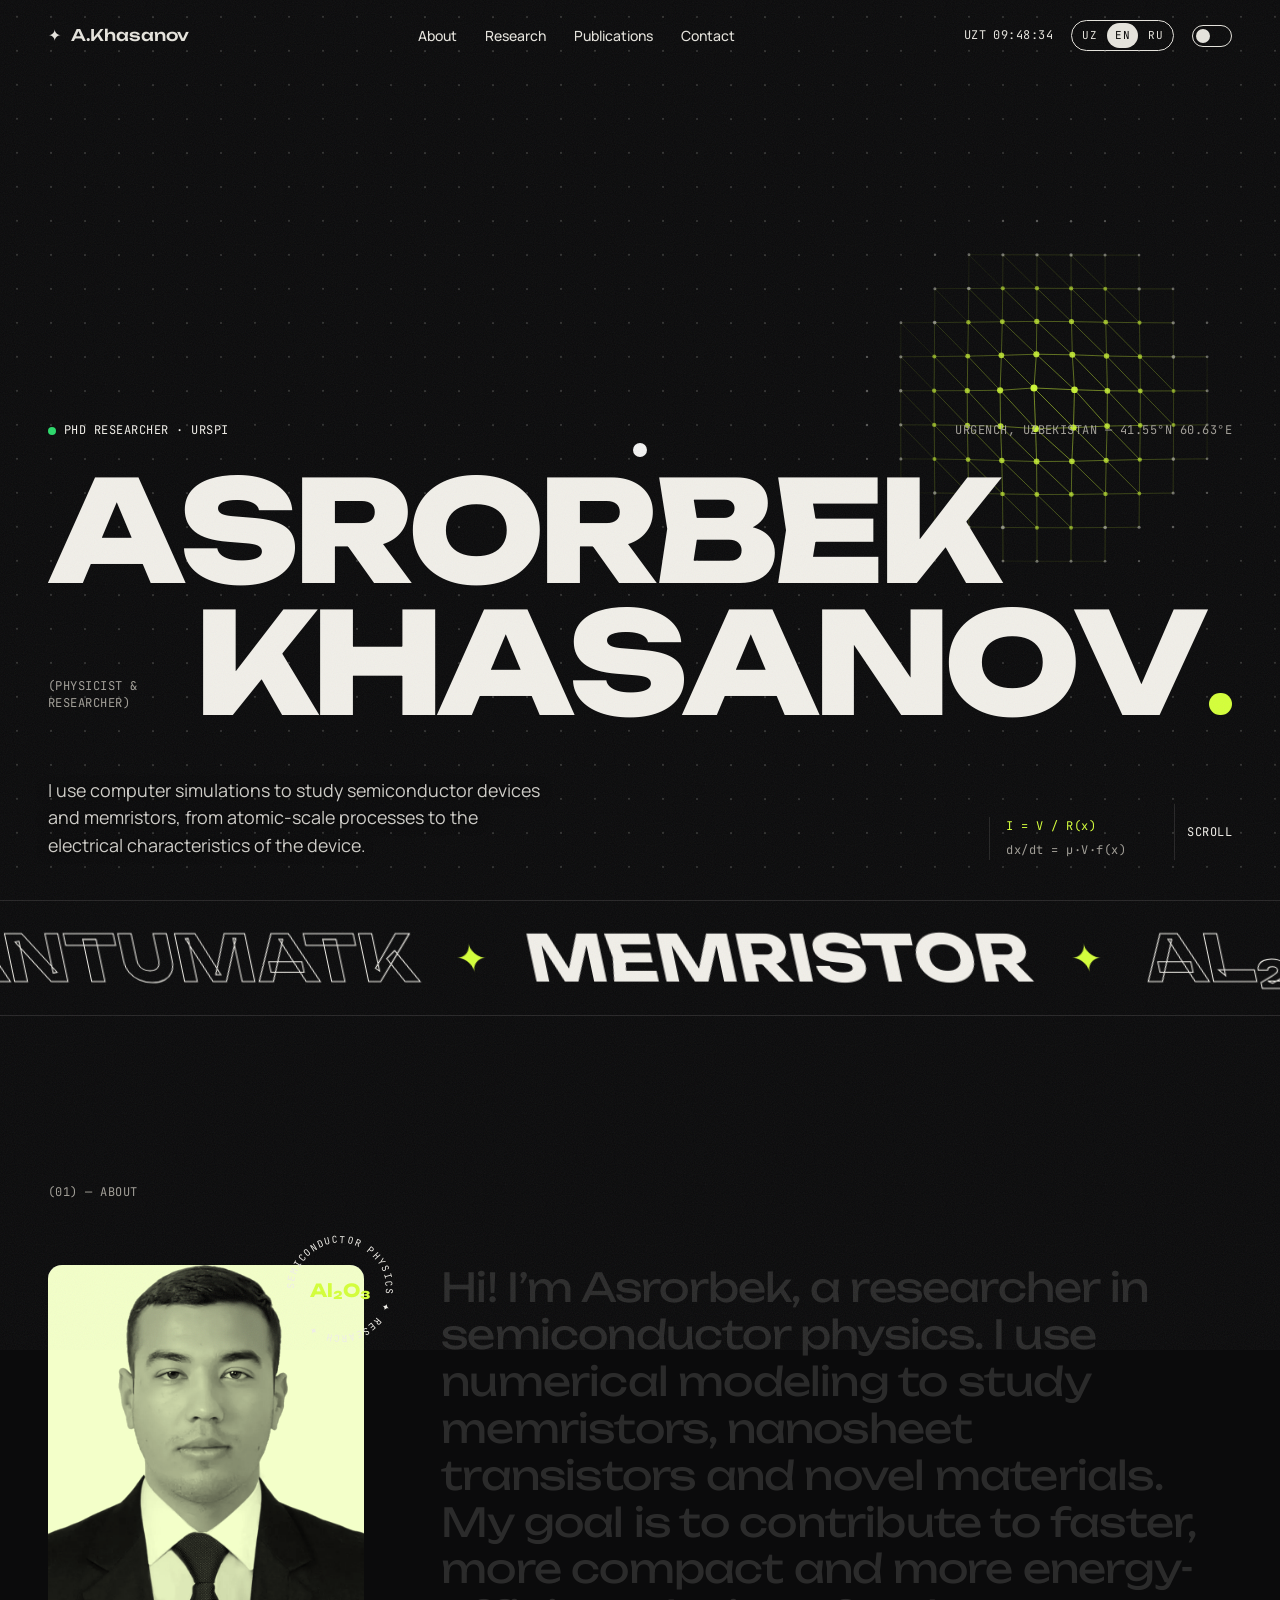
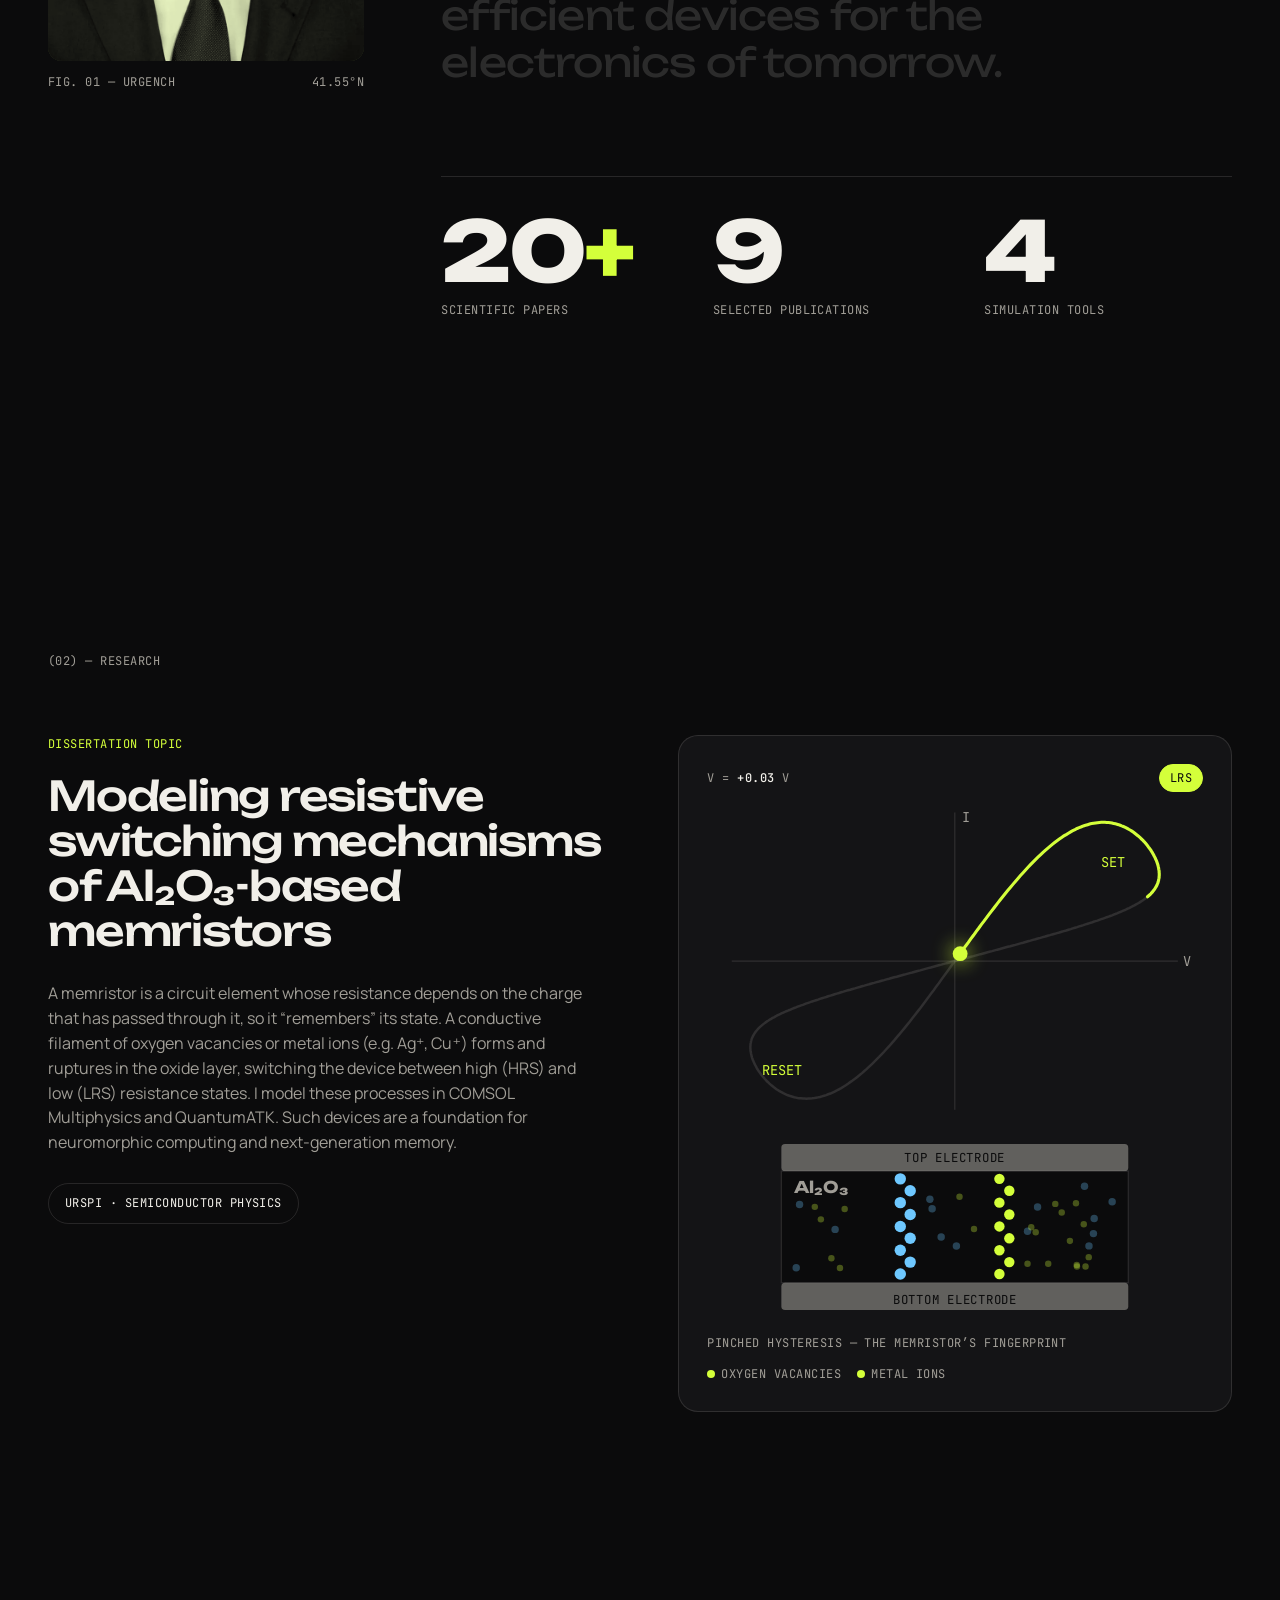
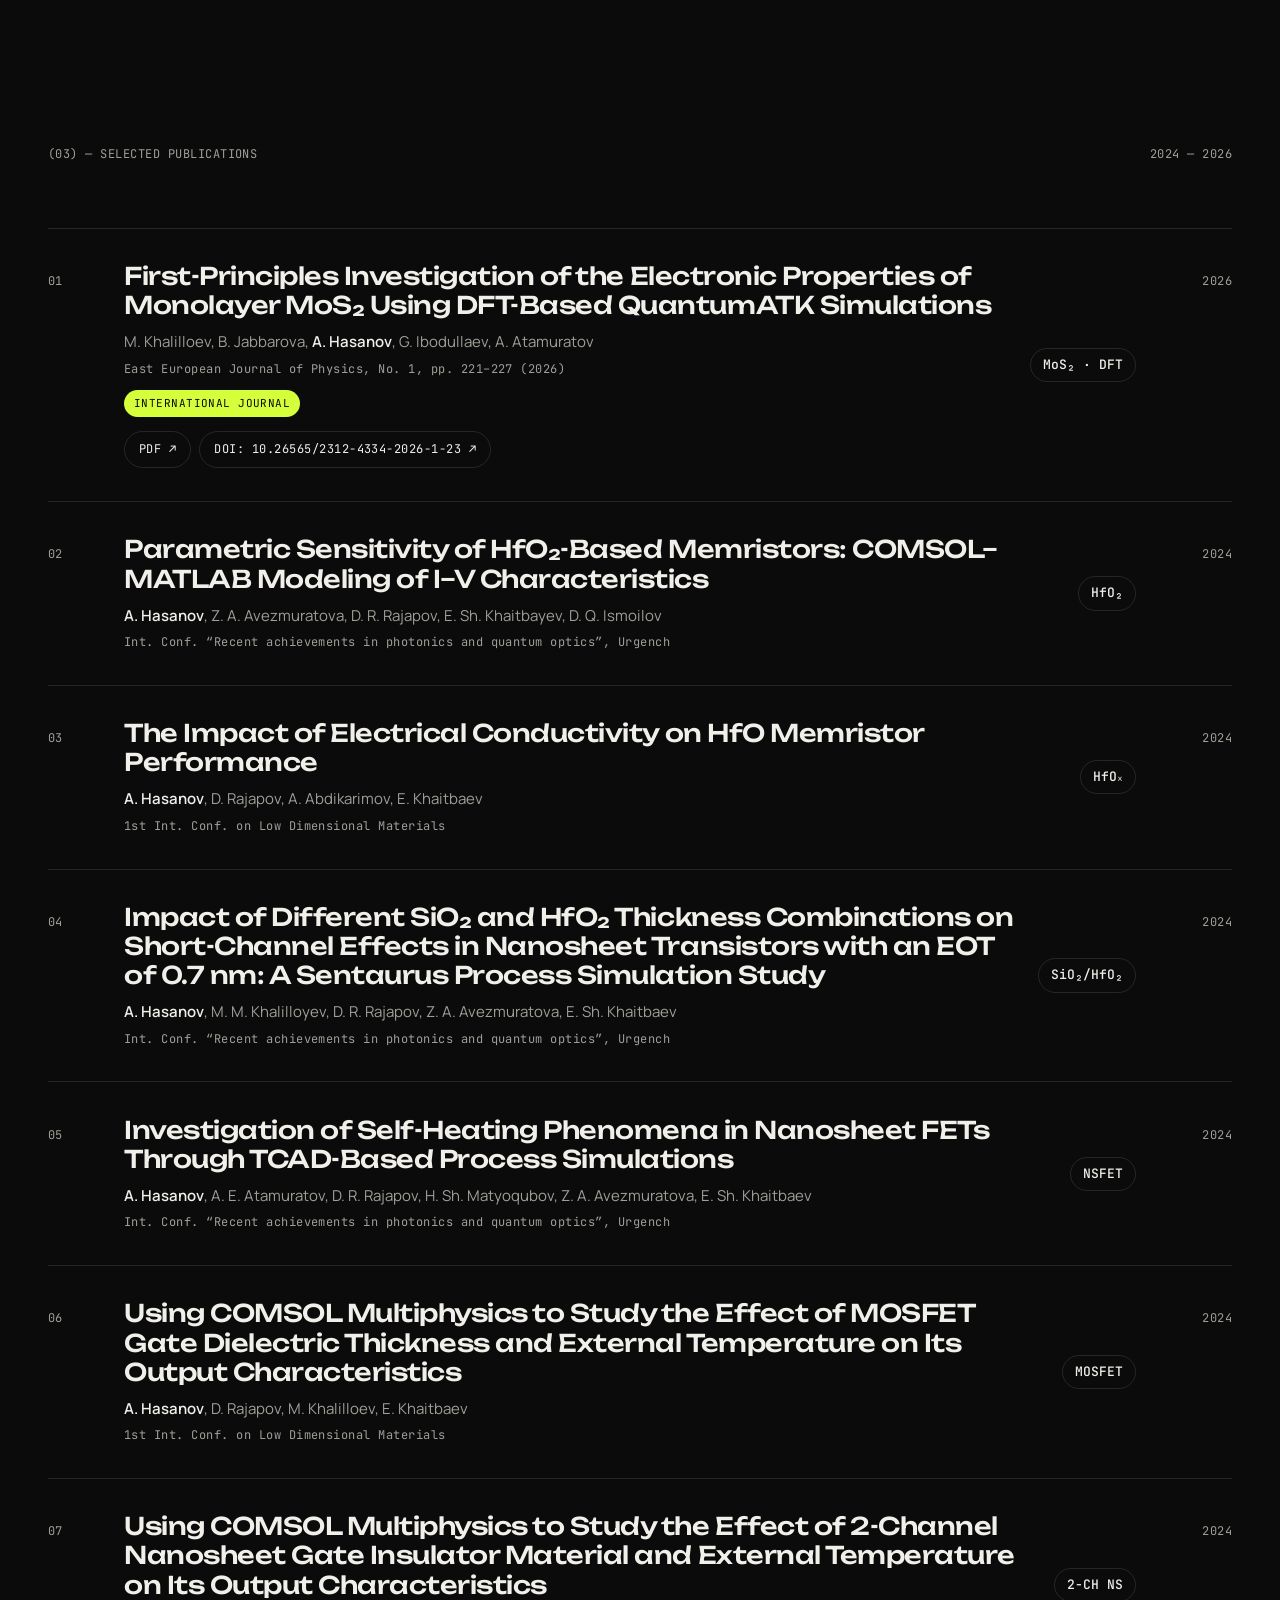
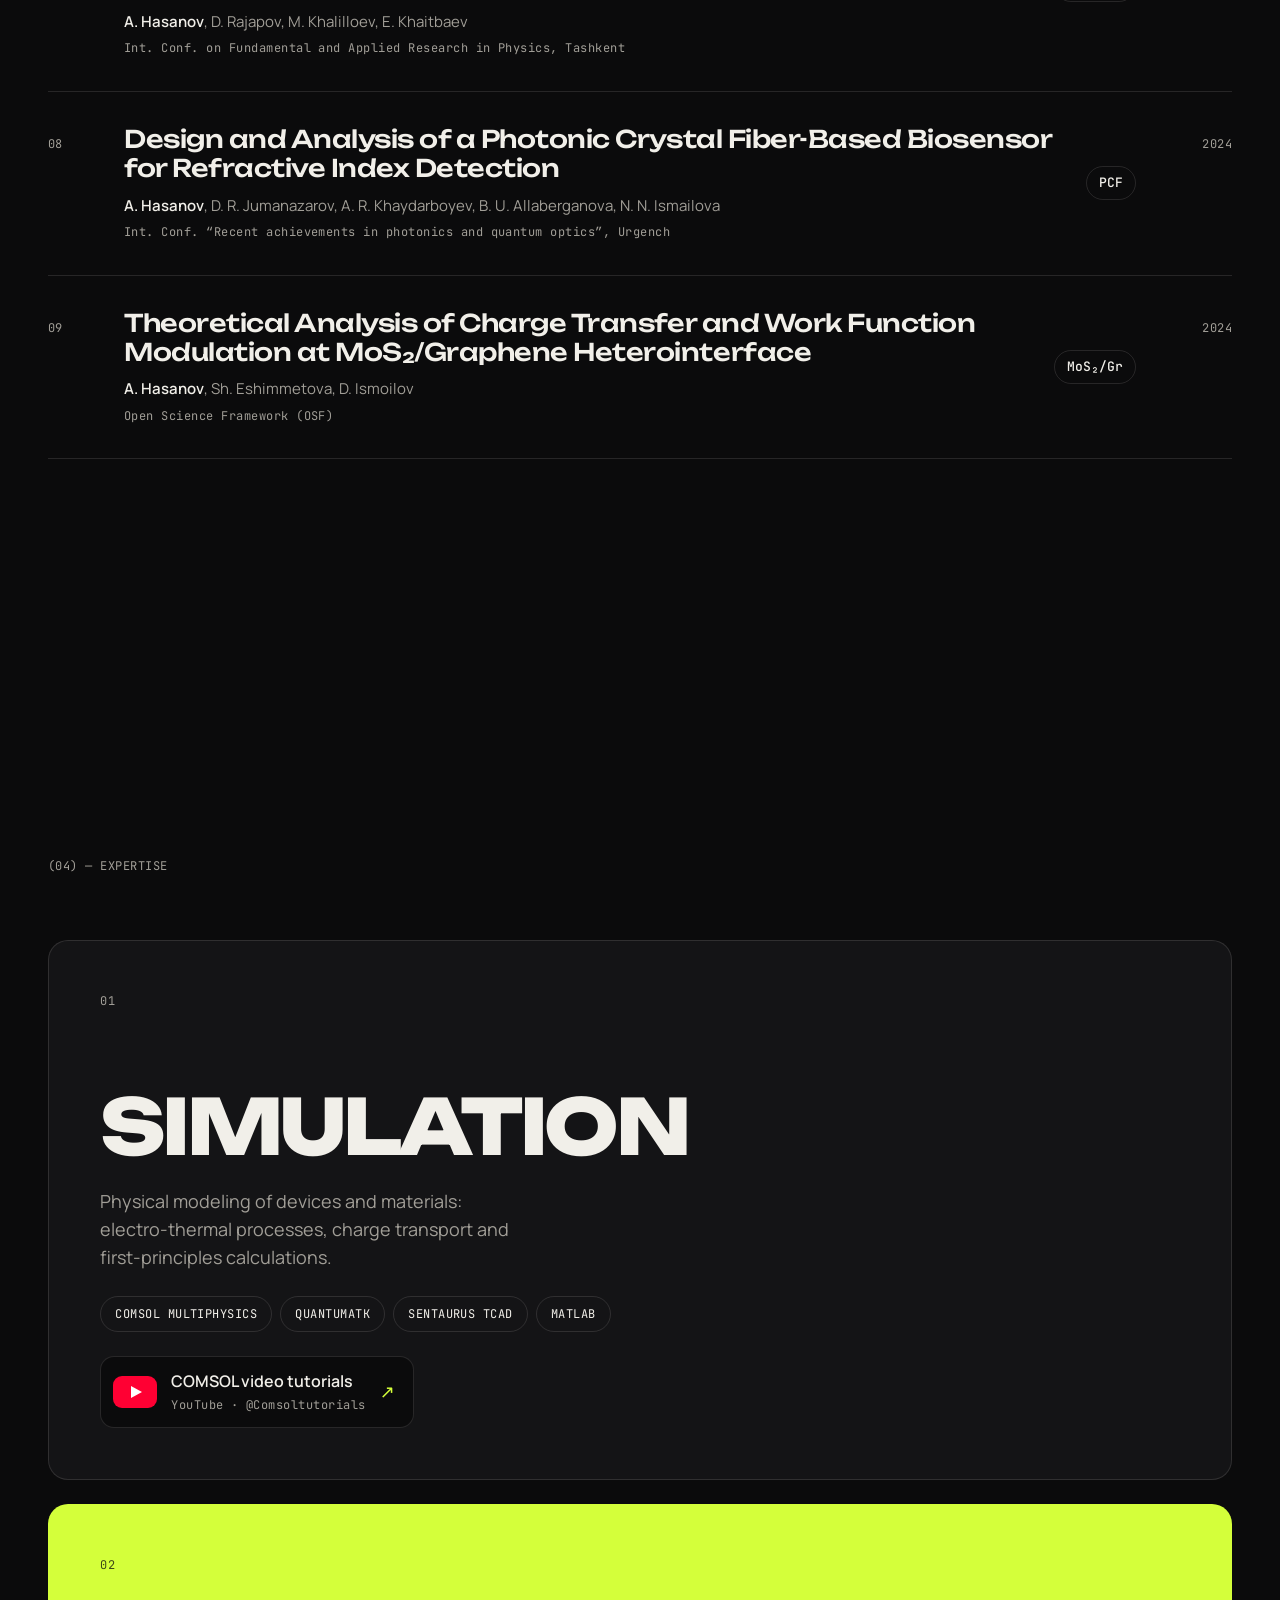
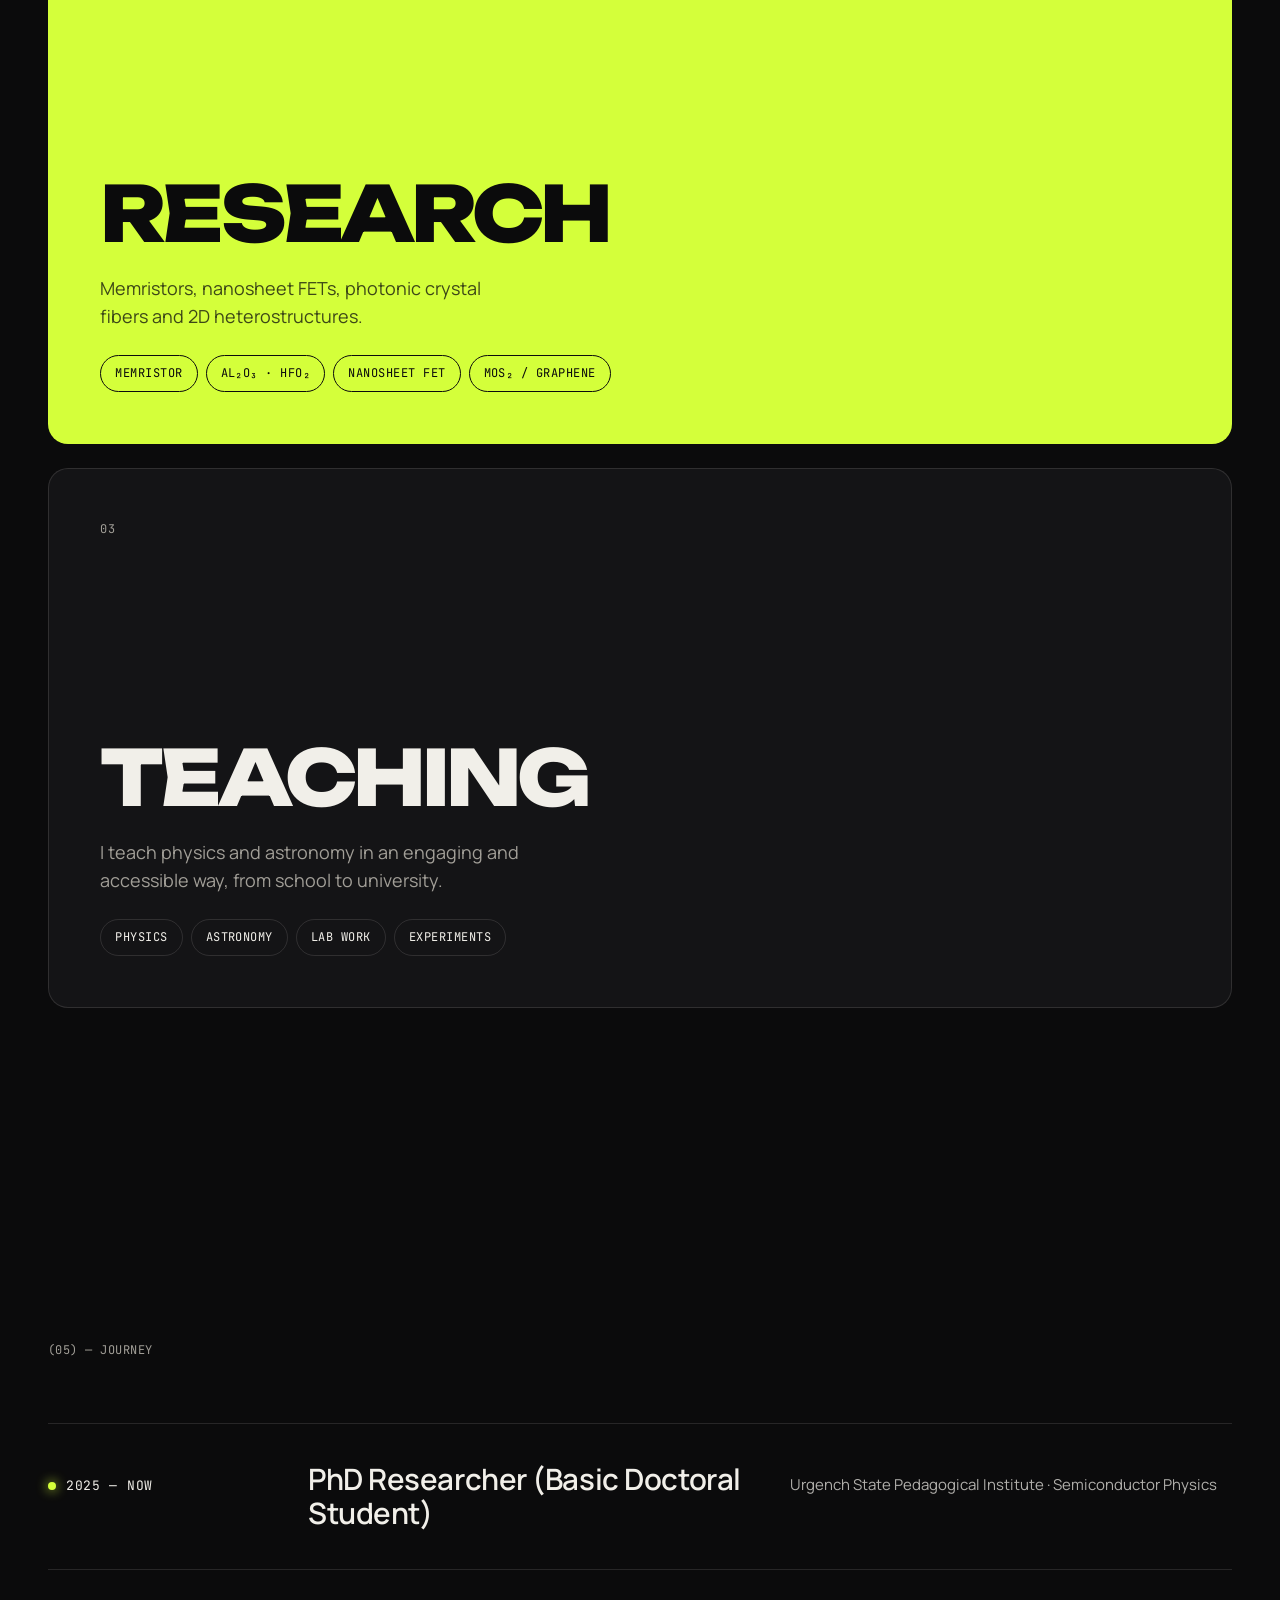
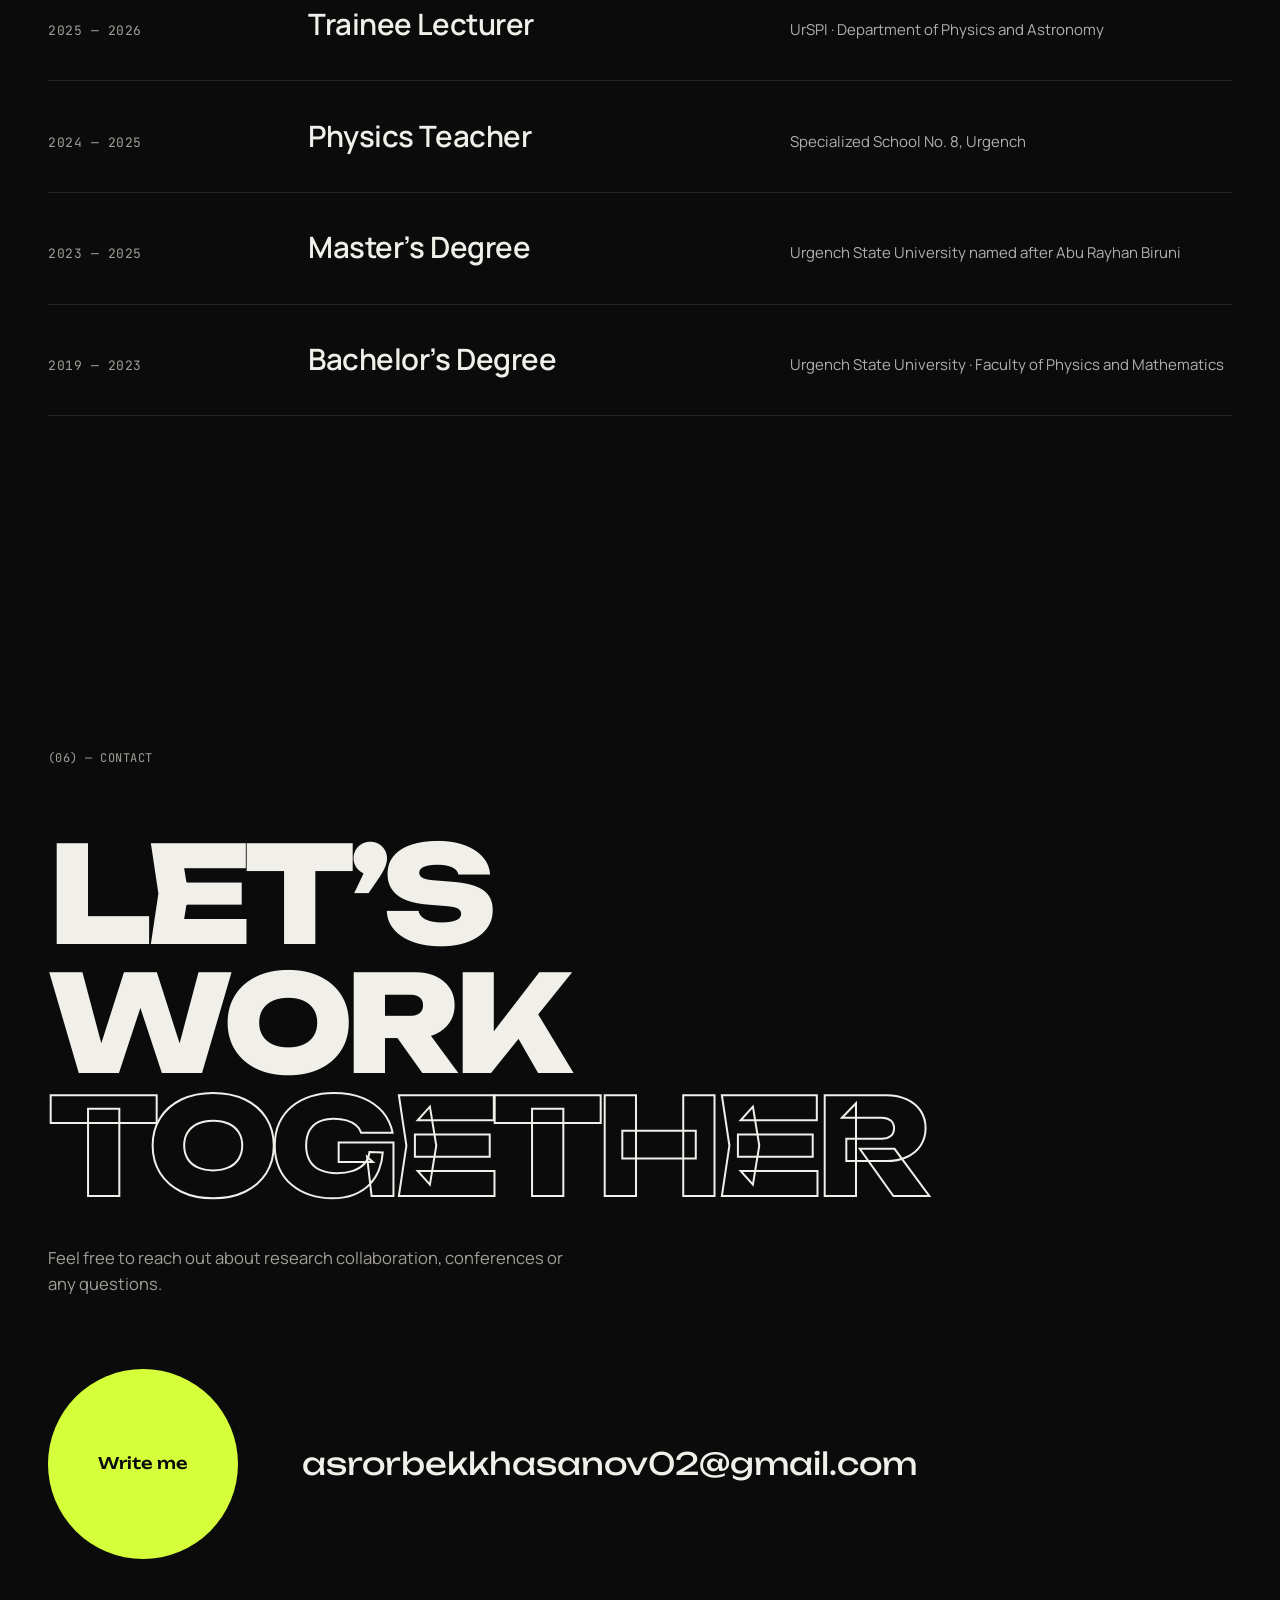
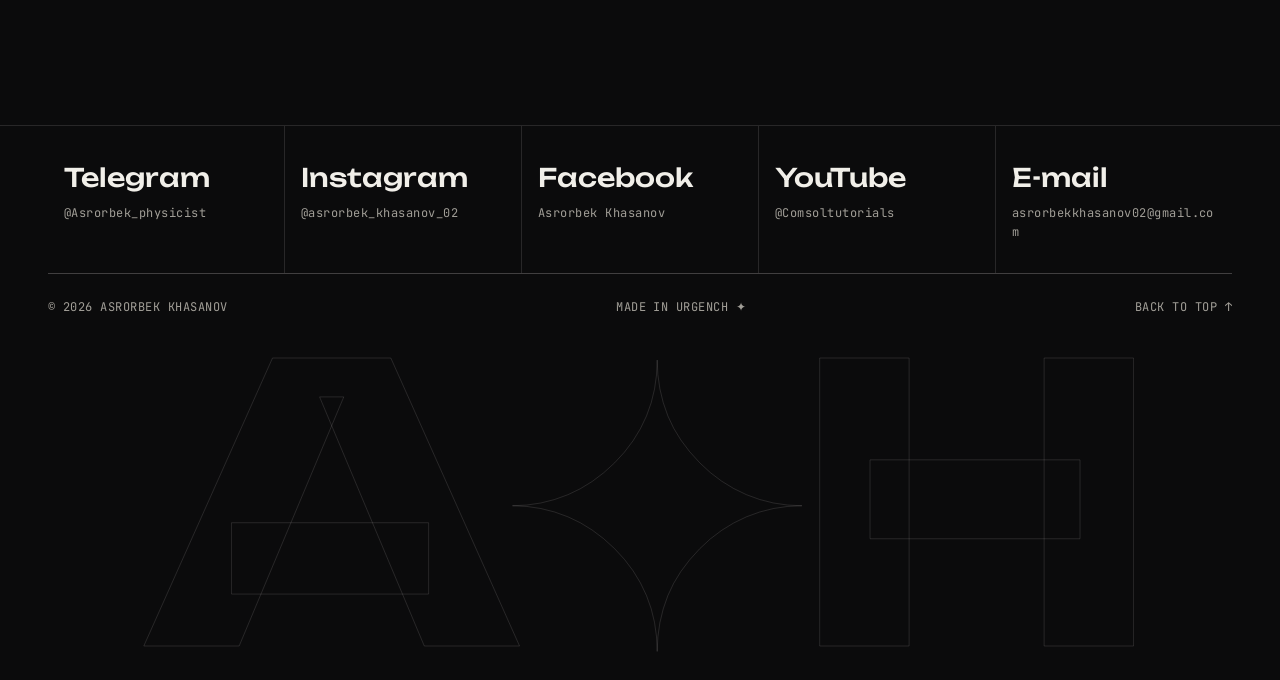
<file: index.html>
<!doctype html>
<html lang="uz">
<head>
  <meta charset="utf-8" />
  <meta name="viewport" content="width=device-width, initial-scale=1" />
  <title>Asrorbek Hasanov — Yarimo‘tkazgichlar fizikasi tadqiqotchisi</title>
  <meta name="description" content="Asrorbek Hasanov (Asrorbek Khasanov) — UrDPI tayanch doktoranti, yarimo‘tkazgichlar fizikasi. Al₂O₃ asosidagi memristorlarni modellashtirish, COMSOL Multiphysics, QuantumATK." />
  <meta name="theme-color" content="#0b0b0c" />
  <link rel="canonical" href="https://asrorbek-khasanov.github.io/Homepage/" />
  <meta property="og:type" content="website" />
  <meta property="og:url" content="https://asrorbek-khasanov.github.io/Homepage/" />
  <meta property="og:title" content="Asrorbek Hasanov — Semiconductor Physics Researcher" />
  <meta property="og:description" content="PhD researcher at UrSPI: modeling resistive switching in Al₂O₃-based memristors with COMSOL Multiphysics and QuantumATK." />
  <meta property="og:image" content="https://asrorbek-khasanov.github.io/Homepage/assets/portrait.jpg" />
  <meta name="twitter:card" content="summary_large_image" />
  <link rel="alternate" hreflang="uz" href="https://asrorbek-khasanov.github.io/Homepage/?lang=uz" />
  <link rel="alternate" hreflang="en" href="https://asrorbek-khasanov.github.io/Homepage/?lang=en" />
  <link rel="alternate" hreflang="ru" href="https://asrorbek-khasanov.github.io/Homepage/?lang=ru" />
  <link rel="alternate" hreflang="x-default" href="https://asrorbek-khasanov.github.io/Homepage/" />
  <script type="application/ld+json">
{
  "@context": "https://schema.org",
  "@type": "Person",
  "name": "Asrorbek Hasanov",
  "alternateName": [
    "Asrorbek Khasanov",
    "Hasanov Asrorbek",
    "Khasanov Asrorbek",
    "Асрорбек Хасанов",
    "Хасанов Асрорбек",
    "Ace Anderson"
  ],
  "url": "https://asrorbek-khasanov.github.io/Homepage/",
  "image": "https://asrorbek-khasanov.github.io/Homepage/assets/portrait.jpg",
  "email": "mailto:asrorbekkhasanov02@gmail.com",
  "jobTitle": "PhD Researcher (Basic Doctoral Student), Semiconductor Physics",
  "affiliation": {
    "@type": "CollegeOrUniversity",
    "name": "Urgench State Pedagogical Institute",
    "alternateName": [
      "UrSPI",
      "UrDPI",
      "УрГПИ"
    ]
  },
  "alumniOf": {
    "@type": "CollegeOrUniversity",
    "name": "Urgench State University named after Abu Rayhan Biruni"
  },
  "address": {
    "@type": "PostalAddress",
    "addressLocality": "Urgench",
    "addressCountry": "UZ"
  },
  "knowsAbout": [
    "Semiconductor physics",
    "Memristors",
    "Resistive switching",
    "Al2O3",
    "HfO2",
    "Nanosheet FET",
    "Density functional theory",
    "COMSOL Multiphysics",
    "QuantumATK",
    "Sentaurus TCAD",
    "MATLAB"
  ],
  "sameAs": [
    "https://t.me/Asrorbek_physicist",
    "https://www.instagram.com/asrorbek_khasanov_02/",
    "https://www.facebook.com/profile.php?id=100086307325586",
    "https://www.youtube.com/@Comsoltutorials",
    "https://github.com/Asrorbek-Khasanov"
  ]
}
  </script>
  <script type="application/ld+json">
{
  "@context": "https://schema.org",
  "@type": "ScholarlyArticle",
  "headline": "First-Principles Investigation of the Electronic Properties of Monolayer MoS2 Using DFT-Based QuantumATK Simulations",
  "author": [
    {
      "@type": "Person",
      "name": "Makhkam Khalilloev"
    },
    {
      "@type": "Person",
      "name": "Bahor Jabbarova"
    },
    {
      "@type": "Person",
      "name": "Asrorbek Hasanov"
    },
    {
      "@type": "Person",
      "name": "Ghayrat Ibodullaev"
    },
    {
      "@type": "Person",
      "name": "Atabek Atamuratov"
    }
  ],
  "datePublished": "2026",
  "isPartOf": {
    "@type": "Periodical",
    "name": "East European Journal of Physics",
    "issn": "2312-4334"
  },
  "pagination": "221-227",
  "sameAs": "https://doi.org/10.26565/2312-4334-2026-1-23",
  "url": "https://asrorbek-khasanov.github.io/Homepage/papers/2026-EEJP-MoS2-DFT-QuantumATK.pdf",
  "license": "https://creativecommons.org/licenses/by/4.0/"
}
  </script>
  <link rel="icon" href="assets/favicon.svg" type="image/svg+xml" />
  <link rel="preconnect" href="https://fonts.googleapis.com" />
  <link rel="preconnect" href="https://fonts.gstatic.com" crossorigin />
  <link href="https://fonts.googleapis.com/css2?family=Unbounded:wght@400;500;700;800&family=Manrope:wght@400;500;600&family=JetBrains+Mono:wght@400;500&family=Cormorant+Garamond:ital,wght@1,500&display=swap" rel="stylesheet" />
  <link rel="stylesheet" href="style.css" />
  <script>
    try { if (localStorage.getItem('palette') === 'midnight') document.documentElement.dataset.palette = 'midnight'; } catch (e) {}
  </script>
</head>
<body class="is-loading">

  <!-- Preloader -->
  <div class="preloader" aria-hidden="true">
    <div class="preloader__top">
      <span class="mono">A.H — Portfolio ©2026</span>
      <span class="mono" data-i18n="loader">Yuklanmoqda</span>
    </div>
    <div class="preloader__count"><span id="loadCount">0</span>%</div>
    <div class="preloader__bar"><span id="loadBar"></span></div>
  </div>

  <div class="cursor" aria-hidden="true"><span class="cursor__label"></span></div>
  <div class="grain" aria-hidden="true"></div>

  <!-- Navigation -->
  <header class="nav">
    <a href="#top" class="nav__logo" data-magnetic>
      <span class="nav__logo-mark">✦</span>
      <span class="nav__logo-text" data-i18n="name.short">A.Hasanov</span>
    </a>
    <nav class="nav__links" aria-label="Menu">
      <a href="#about" class="roll"><span data-i18n="nav.about">Men haqimda</span></a>
      <a href="#research" class="roll"><span data-i18n="nav.research">Tadqiqot</span></a>
      <a href="#pubs" class="roll"><span data-i18n="nav.pubs">Nashrlar</span></a>
      <a href="#contact" class="roll"><span data-i18n="nav.contact">Aloqa</span></a>
    </nav>
    <div class="nav__right">
      <span class="mono nav__clock">UZT <span id="clock">--:--</span></span>
      <div class="lang" role="group" aria-label="Til / Language / Язык">
        <button class="lang__btn mono" data-lang="uz">UZ</button>
        <button class="lang__btn mono" data-lang="en">EN</button>
        <button class="lang__btn mono" data-lang="ru">RU</button>
      </div>
      <button class="theme-toggle" id="themeToggle" aria-label="Graphite / Midnight" data-magnetic>
        <span class="theme-toggle__dot"></span>
      </button>
    </div>
  </header>

  <main id="top">

    <!-- Hero -->
    <section class="hero">
      <canvas class="hero__field" id="field" aria-hidden="true"></canvas>

      <div class="hero__meta mono">
        <span class="status"><i></i> <span data-i18n="hero.status">Tayanch doktorant · UrDPI</span></span>
        <span data-i18n="hero.loc">Urganch, O‘zbekiston — 41.55°N 60.63°E</span>
      </div>

      <h1 class="hero__title">
        <span class="line"><span class="split" data-i18n="name.first">Asrorbek</span></span>
        <span class="line line--indent">
          <span class="hero__tag mono" data-i18n="hero.tag">(Fizik — tadqiqotchi)</span>
          <span class="hero__name2"><span class="split" data-i18n="name.last">Hasanov</span><i class="hero__dot"></i></span>
        </span>
      </h1>

      <div class="hero__bottom">
        <p class="hero__intro" data-i18n="hero.intro">Yarimo‘tkazgich qurilmalar va memristorlarni kompyuterda modellashtiraman — atomlar darajasidan qurilma xarakteristikalarigacha.</p>
        <div class="hero__formula mono" aria-hidden="true">
          <span>I = V / R(x)</span>
          <span>dx/dt = μ·V·f(x)</span>
        </div>
        <a href="#about" class="hero__scroll mono" data-i18n-cursor="cursor.down">
          <span class="hero__scroll-line"></span> <span data-i18n="hero.scroll">Pastga</span>
        </a>
      </div>
    </section>

    <!-- Marquee -->
    <section class="marquee" aria-hidden="true">
      <div class="marquee__track" id="marquee">
        <div class="marquee__group">
          <span>COMSOL Multiphysics</span><b>✦</b><span>QuantumATK</span><b>✦</b><span>Memristor</span><b>✦</b><span>Al₂O₃</span><b>✦</b><span>Sentaurus TCAD</span><b>✦</b><span>HfO₂</span><b>✦</b><span>MATLAB</span><b>✦</b><span>Nanosheet FET</span><b>✦</b>
        </div>
        <div class="marquee__group">
          <span>COMSOL Multiphysics</span><b>✦</b><span>QuantumATK</span><b>✦</b><span>Memristor</span><b>✦</b><span>Al₂O₃</span><b>✦</b><span>Sentaurus TCAD</span><b>✦</b><span>HfO₂</span><b>✦</b><span>MATLAB</span><b>✦</b><span>Nanosheet FET</span><b>✦</b>
        </div>
      </div>
    </section>

    <!-- About -->
    <section class="about section" id="about">
      <div class="section__label mono reveal" data-i18n="about.label">(01) — Men haqimda</div>

      <div class="about__grid">
        <figure class="portrait reveal">
          <div class="portrait__frame">
            <picture>
              <source srcset="assets/portrait.webp" type="image/webp" />
              <img src="assets/portrait.jpg" alt="Asrorbek Hasanov" width="800" height="1000" loading="lazy" />
            </picture>
          </div>
          <figcaption class="mono"><span data-i18n="about.fig">Fig. 01 — Urganch</span><span>41.55°N</span></figcaption>
          <svg class="badge" viewBox="0 0 120 120" aria-hidden="true">
            <defs><path id="circ" d="M60,60 m-46,0 a46,46 0 1,1 92,0 a46,46 0 1,1 -92,0" /></defs>
            <text><textPath href="#circ">SEMICONDUCTOR PHYSICS ✦ RESEARCH ✦ </textPath></text>
            <text x="60" y="68" text-anchor="middle" class="badge__center">Al₂O₃</text>
          </svg>
        </figure>

        <div class="about__body">
          <p class="about__text" data-scrub data-i18n="about.text">Salom! Men Asrorbek — yarimo‘tkazgichlar fizikasi bo‘yicha tadqiqotchiman.</p>

          <div class="stats">
            <div class="stat reveal">
              <span class="stat__num" data-count="20">0</span><span class="stat__plus">+</span>
              <span class="stat__label mono" data-i18n="stat.papers">Ilmiy maqolalar</span>
            </div>
            <div class="stat reveal">
              <span class="stat__num" data-count="9">0</span>
              <span class="stat__label mono" data-i18n="stat.selected">Tanlangan nashrlar</span>
            </div>
            <div class="stat reveal">
              <span class="stat__num" data-count="4">0</span>
              <span class="stat__label mono" data-i18n="stat.tools">Modellashtirish dasturlari</span>
            </div>
          </div>
        </div>
      </div>
    </section>

    <!-- Research -->
    <section class="research section" id="research">
      <div class="section__label mono reveal" data-i18n="research.label">(02) — Ilmiy tadqiqot</div>

      <div class="research__grid">
        <div class="research__text">
          <span class="research__kicker mono reveal" data-i18n="research.kicker">Dissertatsiya mavzusi</span>
          <h2 class="research__title reveal" data-i18n="research.title">Al₂O₃ asosidagi memristorning rezistiv qayta ulanish mexanizmlarini modellashtirish</h2>
          <p class="research__desc reveal" data-i18n="research.desc"></p>
          <span class="research__place mono reveal" data-i18n="research.place">UrDPI · Yarimo‘tkazgichlar fizikasi ixtisosligi</span>
        </div>

        <figure class="lab reveal" id="lab">
          <div class="lab__head mono">
            <span>V = <b id="labV">0.00</b> V</span>
            <span class="lab__state" id="labState">HRS</span>
          </div>

          <svg class="lab__iv" viewBox="0 0 400 260" aria-hidden="true">
            <line x1="20" y1="130" x2="380" y2="130" class="axis" />
            <line x1="200" y1="10" x2="200" y2="250" class="axis" />
            <text x="384" y="134" class="axis-label">V</text>
            <text x="206" y="18" class="axis-label">I</text>
            <text x="318" y="54" class="axis-label accent">SET</text>
            <text x="44" y="222" class="axis-label accent">RESET</text>
            <path id="ivGhost" class="iv-ghost" d="" />
            <path id="ivPath" class="iv-path" d="" />
            <circle id="ivDot" r="6" class="iv-dot" cx="200" cy="130" />
          </svg>

          <svg class="lab__device" viewBox="0 0 400 150" aria-hidden="true">
            <rect x="60" y="8" width="280" height="22" rx="3" class="electrode" />
            <rect x="60" y="30" width="280" height="90" class="oxide" />
            <rect x="60" y="120" width="280" height="22" rx="3" class="electrode" />
            <text x="200" y="23" text-anchor="middle" class="dev-label" data-i18n="research.top">Yuqori elektrod</text>
            <text x="70" y="48" class="dev-oxide">Al₂O₃</text>
            <text x="200" y="137" text-anchor="middle" class="dev-label" data-i18n="research.bottom">Pastki elektrod</text>
            <g id="vacancies"></g>
          </svg>

          <figcaption class="mono">
            <span data-i18n="research.fig">Pinch-gisterezis — memristorning “barmoq izi”</span>
            <span class="lab__legends">
              <span class="lab__legend"><i></i> <span data-i18n="research.vac">Kislorod vakansiyalari</span></span>
              <span class="lab__legend lab__legend--ion"><i></i> <span data-i18n="research.ion">Metall ionlari</span></span>
            </span>
          </figcaption>
        </figure>
      </div>
    </section>

    <!-- Publications -->
    <section class="pubs section" id="pubs">
      <div class="section__head">
        <div class="section__label mono reveal" data-i18n="pubs.label">(03) — Tanlangan nashrlar</div>
        <span class="mono muted reveal">2024 — 2026</span>
      </div>

      <ol class="pubs__list">
        <li class="pub reveal pub--journal" data-tag="MoS₂ · DFT" data-color="#5ee1ff" data-color2="#7c4dff">
          <span class="pub__idx mono">01</span>
          <div class="pub__body">
            <h3 class="pub__title">First-Principles Investigation of the Electronic Properties of Monolayer MoS₂ Using DFT-Based QuantumATK Simulations</h3>
            <p class="pub__authors">M. Khalilloev, B. Jabbarova, <b>A. Hasanov</b>, G. Ibodullaev, A. Atamuratov</p>
            <span class="pub__venue mono">East European Journal of Physics, No. 1, pp. 221–227 (2026)</span>
              <span class="pub__badge mono" data-i18n="pubs.journal">Xalqaro jurnal</span>
            <div class="pub__links">
              <a class="pub__btn mono" href="papers/2026-EEJP-MoS2-DFT-QuantumATK.pdf" target="_blank" rel="noopener">PDF ↗</a>
              <a class="pub__btn mono" href="https://doi.org/10.26565/2312-4334-2026-1-23" target="_blank" rel="noopener">DOI: 10.26565/2312-4334-2026-1-23 ↗</a>
            </div>
          </div>
          <span class="pub__year mono">2026</span>
        </li>
        <li class="pub reveal" data-tag="HfO₂" data-color="#d4ff3a" data-color2="#00e5a0">
          <span class="pub__idx mono">02</span>
          <div class="pub__body">
            <h3 class="pub__title">Parametric Sensitivity of HfO₂-Based Memristors: COMSOL–MATLAB Modeling of I–V Characteristics</h3>
            <p class="pub__authors"><b>A. Hasanov</b>, Z. A. Avezmuratova, D. R. Rajapov, E. Sh. Khaitbayev, D. Q. Ismoilov</p>
            <span class="pub__venue mono">Int. Conf. “Recent achievements in photonics and quantum optics”, Urgench</span>
          </div>
          <span class="pub__year mono">2024</span>
        </li>
        <li class="pub reveal" data-tag="HfOₓ" data-color="#ff4d2e" data-color2="#ffb800">
          <span class="pub__idx mono">03</span>
          <div class="pub__body">
            <h3 class="pub__title">The Impact of Electrical Conductivity on HfO Memristor Performance</h3>
            <p class="pub__authors"><b>A. Hasanov</b>, D. Rajapov, A. Abdikarimov, E. Khaitbaev</p>
            <span class="pub__venue mono">1st Int. Conf. on Low Dimensional Materials</span>
          </div>
          <span class="pub__year mono">2024</span>
        </li>
        <li class="pub reveal" data-tag="SiO₂/HfO₂" data-color="#3d5afe" data-color2="#00e5ff">
          <span class="pub__idx mono">04</span>
          <div class="pub__body">
            <h3 class="pub__title">Impact of Different SiO₂ and HfO₂ Thickness Combinations on Short-Channel Effects in Nanosheet Transistors with an EOT of 0.7 nm: A Sentaurus Process Simulation Study</h3>
            <p class="pub__authors"><b>A. Hasanov</b>, M. M. Khalilloyev, D. R. Rajapov, Z. A. Avezmuratova, E. Sh. Khaitbaev</p>
            <span class="pub__venue mono">Int. Conf. “Recent achievements in photonics and quantum optics”, Urgench</span>
          </div>
          <span class="pub__year mono">2024</span>
        </li>
        <li class="pub reveal" data-tag="NSFET" data-color="#e040fb" data-color2="#ff4081">
          <span class="pub__idx mono">05</span>
          <div class="pub__body">
            <h3 class="pub__title">Investigation of Self-Heating Phenomena in Nanosheet FETs Through TCAD-Based Process Simulations</h3>
            <p class="pub__authors"><b>A. Hasanov</b>, A. E. Atamuratov, D. R. Rajapov, H. Sh. Matyoqubov, Z. A. Avezmuratova, E. Sh. Khaitbaev</p>
            <span class="pub__venue mono">Int. Conf. “Recent achievements in photonics and quantum optics”, Urgench</span>
          </div>
          <span class="pub__year mono">2024</span>
        </li>
        <li class="pub reveal" data-tag="MOSFET" data-color="#ffb800" data-color2="#d4ff3a">
          <span class="pub__idx mono">06</span>
          <div class="pub__body">
            <h3 class="pub__title">Using COMSOL Multiphysics to Study the Effect of MOSFET Gate Dielectric Thickness and External Temperature on Its Output Characteristics</h3>
            <p class="pub__authors"><b>A. Hasanov</b>, D. Rajapov, M. Khalilloev, E. Khaitbaev</p>
            <span class="pub__venue mono">1st Int. Conf. on Low Dimensional Materials</span>
          </div>
          <span class="pub__year mono">2024</span>
        </li>
        <li class="pub reveal" data-tag="2-CH NS" data-color="#00c853" data-color2="#00e5ff">
          <span class="pub__idx mono">07</span>
          <div class="pub__body">
            <h3 class="pub__title">Using COMSOL Multiphysics to Study the Effect of 2-Channel Nanosheet Gate Insulator Material and External Temperature on Its Output Characteristics</h3>
            <p class="pub__authors"><b>A. Hasanov</b>, D. Rajapov, M. Khalilloev, E. Khaitbaev</p>
            <span class="pub__venue mono">Int. Conf. on Fundamental and Applied Research in Physics, Tashkent</span>
          </div>
          <span class="pub__year mono">2024</span>
        </li>
        <li class="pub reveal" data-tag="PCF" data-color="#00b0ff" data-color2="#7c4dff">
          <span class="pub__idx mono">08</span>
          <div class="pub__body">
            <h3 class="pub__title">Design and Analysis of a Photonic Crystal Fiber-Based Biosensor for Refractive Index Detection</h3>
            <p class="pub__authors"><b>A. Hasanov</b>, D. R. Jumanazarov, A. R. Khaydarboyev, B. U. Allaberganova, N. N. Ismailova</p>
            <span class="pub__venue mono">Int. Conf. “Recent achievements in photonics and quantum optics”, Urgench</span>
          </div>
          <span class="pub__year mono">2024</span>
        </li>
        <li class="pub reveal" data-tag="MoS₂/Gr" data-color="#ff4081" data-color2="#ffb800">
          <span class="pub__idx mono">09</span>
          <div class="pub__body">
            <h3 class="pub__title">Theoretical Analysis of Charge Transfer and Work Function Modulation at MoS₂/Graphene Heterointerface</h3>
            <p class="pub__authors"><b>A. Hasanov</b>, Sh. Eshimmetova, D. Ismoilov</p>
            <span class="pub__venue mono">Open Science Framework (OSF)</span>
          </div>
          <span class="pub__year mono">2024</span>
        </li>
      </ol>
      <p class="pubs__note mono reveal" data-i18n="pubs.note"></p>

      <div class="pub-preview" aria-hidden="true">
        <div class="pub-preview__inner"><span class="pub-preview__tag"></span></div>
      </div>
    </section>

    <!-- Skills: sticky stacking cards -->
    <section class="skills section" id="skills">
      <div class="section__label mono reveal" data-i18n="skills.label">(04) — Ko‘nikmalar</div>
      <div class="cards">
        <article class="card" style="--i:0">
          <span class="card__num mono">01</span>
          <h3 class="card__title" data-i18n="skills.c1.title">Modellashtirish</h3>
          <p data-i18n="skills.c1.text"></p>
          <ul class="card__tags mono"><li>COMSOL Multiphysics</li><li>QuantumATK</li><li>Sentaurus TCAD</li><li>MATLAB</li></ul>
          <a class="yt" href="https://www.youtube.com/@Comsoltutorials" target="_blank" rel="noopener">
            <span class="yt__play" aria-hidden="true"></span>
            <span class="yt__text">
              <b data-i18n="yt.title">COMSOL bo‘yicha video darslar</b>
              <span class="mono">YouTube · @Comsoltutorials</span>
            </span>
            <span class="yt__arrow" aria-hidden="true">↗</span>
          </a>
        </article>
        <article class="card" style="--i:1">
          <span class="card__num mono">02</span>
          <h3 class="card__title" data-i18n="skills.c2.title">Tadqiqot</h3>
          <p data-i18n="skills.c2.text"></p>
          <ul class="card__tags mono"><li>Memristor</li><li>Al₂O₃ · HfO₂</li><li>Nanosheet FET</li><li>MoS₂ / Graphene</li></ul>
        </article>
        <article class="card" style="--i:2">
          <span class="card__num mono">03</span>
          <h3 class="card__title" data-i18n="skills.c3.title">Pedagogika</h3>
          <p data-i18n="skills.c3.text"></p>
          <ul class="card__tags mono"><li data-i18n="tag.physics">Fizika</li><li data-i18n="tag.astro">Astronomiya</li><li data-i18n="tag.lab">Laboratoriya</li><li data-i18n="tag.olymp">Tajribalar</li></ul>
        </article>
      </div>
    </section>

    <!-- Journey -->
    <section class="journey section" id="journey">
      <div class="section__label mono reveal" data-i18n="journey.label">(05) — Yo‘l</div>
      <ol class="timeline">
        <li class="tl reveal tl--now">
          <span class="tl__period mono">2025 — <span data-i18n="now">h.v.</span></span>
          <div class="tl__body"><h3 class="tl__title" data-i18n="j1.title"></h3>
          <p class="tl__place" data-i18n="j1.place"></p></div>
        </li>
        <li class="tl reveal">
          <span class="tl__period mono">2025 — 2026</span>
          <div class="tl__body"><h3 class="tl__title" data-i18n="j3.title"></h3>
          <p class="tl__place" data-i18n="j3.place"></p></div>
        </li>
        <li class="tl reveal">
          <span class="tl__period mono">2024 — 2025</span>
          <div class="tl__body"><h3 class="tl__title" data-i18n="j4.title"></h3>
          <p class="tl__place" data-i18n="j4.place"></p></div>
        </li>
        <li class="tl reveal">
          <span class="tl__period mono">2023 — 2025</span>
          <div class="tl__body"><h3 class="tl__title" data-i18n="j5.title"></h3>
          <p class="tl__place" data-i18n="j5.place"></p></div>
        </li>
        <li class="tl reveal">
          <span class="tl__period mono">2019 — 2023</span>
          <div class="tl__body"><h3 class="tl__title" data-i18n="j6.title"></h3>
          <p class="tl__place" data-i18n="j6.place"></p></div>
        </li>
      </ol>
    </section>

    <!-- Contact -->
    <section class="contact section" id="contact">
      <div class="section__label mono reveal" data-i18n="contact.label">(06) — Aloqa</div>
      <h2 class="contact__title">
        <span class="line"><span class="reveal-up" data-i18n="contact.l1">Keling,</span></span>
        <span class="line"><span class="reveal-up"><span data-i18n="contact.l2a">birga</span> <span class="outline" data-i18n="contact.l2b">ishlaylik</span></span></span>
      </h2>
      <p class="contact__text reveal" data-i18n="contact.text"></p>

      <div class="contact__row">
        <a href="mailto:asrorbekkhasanov02@gmail.com" class="contact__btn" data-magnetic data-i18n-cursor="cursor.write">
          <span data-i18n="contact.btn">Xat yozish</span>
        </a>
        <a href="mailto:asrorbekkhasanov02@gmail.com" class="contact__mail roll"><span>asrorbekkhasanov02@gmail.com</span></a>
      </div>
    </section>
  </main>

  <footer class="footer">
    <div class="footer__socials">
      <a href="https://t.me/Asrorbek_physicist" target="_blank" rel="noopener" class="social">
        <span class="social__name roll"><span>Telegram</span></span>
        <span class="social__handle mono">@Asrorbek_physicist</span>
      </a>
      <a href="https://www.instagram.com/asrorbek_khasanov_02/" target="_blank" rel="noopener" class="social">
        <span class="social__name roll"><span>Instagram</span></span>
        <span class="social__handle mono">@asrorbek_khasanov_02</span>
      </a>
      <a href="https://www.facebook.com/profile.php?id=100086307325586" target="_blank" rel="noopener" class="social">
        <span class="social__name roll"><span>Facebook</span></span>
        <span class="social__handle mono" data-i18n="name.full">Asrorbek Hasanov</span>
      </a>
      <a href="https://www.youtube.com/@Comsoltutorials" target="_blank" rel="noopener" class="social">
        <span class="social__name roll"><span>YouTube</span></span>
        <span class="social__handle mono">@Comsoltutorials</span>
      </a>
      <a href="mailto:asrorbekkhasanov02@gmail.com" class="social">
        <span class="social__name roll"><span>E-mail</span></span>
        <span class="social__handle mono">asrorbekkhasanov02@gmail.com</span>
      </a>
    </div>
    <div class="footer__bottom mono">
      <span>© 2026 <span data-i18n="name.full">Asrorbek Hasanov</span></span>
      <span data-i18n="footer.made">Urganchda yaratildi ✦</span>
      <a href="#top" class="roll"><span data-i18n="footer.top">Tepaga ↑</span></a>
    </div>
    <div class="footer__giant" aria-hidden="true">A✦H</div>
  </footer>

  <script src="i18n.js"></script>
  <script src="script.js"></script>
</body>
</html>
</file>
<file: style.css>
/* =========================================================
   Tokens
   ========================================================= */
:root {
  --bg: #0b0b0c;
  --bg-2: #141416;
  --ink: #f1efe9;
  --muted: #a19e97;
  --line: rgba(241, 239, 233, 0.12);
  --accent: #d4ff3a;
  --accent-ink: #0b0b0c;
  --ion: #6ec8ff;
  --electrode: rgba(161, 158, 151, .55);
  --electrode-ink: #0b0b0c;
  --shadow: none;
  --grain: .06;
  --dim-k: .35;

  --f-display: "Unbounded", system-ui, sans-serif;
  --f-body: "Manrope", system-ui, sans-serif;
  --f-mono: "JetBrains Mono", ui-monospace, monospace;
  --f-serif: "Cormorant Garamond", Georgia, serif;

  --gutter: clamp(16px, 4vw, 48px);
  --ease: cubic-bezier(0.22, 1, 0.36, 1);
  --ease-io: cubic-bezier(0.76, 0, 0.24, 1);
}

:root[data-palette="midnight"] {
  /* "Midnight": deep navy, ice-blue accent — low glare, easy on the eyes */
  --bg: #0b1222;
  --bg-2: #121b30;
  --ink: #e6ecf8;
  --muted: #94a0ba;
  --line: rgba(230, 236, 248, 0.11);
  --accent: #6fdcff;
  --accent-ink: #06121d;
  --ion: #ffa564;
  --electrode: rgba(148, 160, 186, .5);
  --electrode-ink: #0b1222;
  --shadow: none;
  --grain: .045;
  --dim-k: .3;
}

/* =========================================================
   Base
   ========================================================= */
*, *::before, *::after { box-sizing: border-box; margin: 0; padding: 0; }

html { scroll-behavior: smooth; -webkit-text-size-adjust: 100%; }

body {
  background: var(--bg);
  color: var(--ink);
  font-family: var(--f-body);
  font-size: 16px;
  line-height: 1.55;
  overflow-x: hidden;
  -webkit-font-smoothing: antialiased;
  transition: background-color 0.6s var(--ease), color 0.6s var(--ease);
}
body.is-loading { overflow: hidden; }

a { color: inherit; text-decoration: none; }
ul, ol { list-style: none; }
button { font: inherit; color: inherit; background: none; border: 0; cursor: pointer; }
img { display: block; max-width: 100%; height: auto; }
::selection { background: var(--accent); color: var(--accent-ink); }

.mono {
  font-family: var(--f-mono);
  font-size: 12px;
  letter-spacing: 0.04em;
  text-transform: uppercase;
}
.muted { color: var(--muted); }

@media (hover: hover) and (pointer: fine) {
  body, a, button { cursor: none; }
}

/* Smooth text swap when language changes */
[data-i18n] { transition: opacity .25s var(--ease); }
body.is-switching [data-i18n] { opacity: 0; }

/* =========================================================
   Preloader
   ========================================================= */
.preloader {
  position: fixed; inset: 0; z-index: 100;
  background: var(--accent);
  color: var(--accent-ink);
  display: flex; flex-direction: column; justify-content: space-between;
  padding: var(--gutter);
  transition: transform 1s var(--ease-io);
}
.preloader__top { display: flex; justify-content: space-between; }
.preloader__count {
  font-family: var(--f-display);
  font-weight: 800;
  font-size: clamp(80px, 20vw, 300px);
  line-height: 0.8;
  letter-spacing: -0.04em;
}
.preloader__bar { height: 2px; background: rgba(0,0,0,.15); margin-top: 16px; }
.preloader__bar span { display: block; height: 100%; width: 0; background: currentColor; }
body:not(.is-loading) .preloader { transform: translateY(-100%); }

/* =========================================================
   Cursor + grain
   ========================================================= */
.cursor {
  position: fixed; top: 0; left: 0; z-index: 90;
  width: 14px; height: 14px; border-radius: 50%;
  background: #fff;
  pointer-events: none;
  mix-blend-mode: difference;
  display: grid; place-items: center;
  transform: translate3d(-100px, -100px, 0);
  transition: width .45s var(--ease), height .45s var(--ease), background-color .3s;
  will-change: transform;
}
.cursor__label {
  font-family: var(--f-mono); font-size: 11px; text-transform: uppercase;
  opacity: 0; transition: opacity .2s; white-space: nowrap;
}
.cursor.is-hover { width: 64px; height: 64px; }
.cursor.has-label { width: 96px; height: 96px; mix-blend-mode: normal; background: var(--accent); }
.cursor.has-label .cursor__label { opacity: 1; color: var(--accent-ink); }
@media (hover: none), (pointer: coarse) { .cursor { display: none; } }

.grain {
  position: fixed; inset: -50%; z-index: 80; pointer-events: none;
  opacity: var(--grain);
  background-image: url("data:image/svg+xml,%3Csvg xmlns='http://www.w3.org/2000/svg' width='200' height='200'%3E%3Cfilter id='n'%3E%3CfeTurbulence type='fractalNoise' baseFrequency='.9' numOctaves='3' stitchTiles='stitch'/%3E%3C/filter%3E%3Crect width='100%25' height='100%25' filter='url(%23n)'/%3E%3C/svg%3E");
  animation: grain 1s steps(6) infinite;
}
@keyframes grain {
  0% { transform: translate(0, 0); }
  20% { transform: translate(-5%, 3%); }
  40% { transform: translate(4%, -6%); }
  60% { transform: translate(-3%, 5%); }
  80% { transform: translate(6%, 2%); }
  100% { transform: translate(0, 0); }
}

/* =========================================================
   Rolling link text
   ========================================================= */
.roll {
  position: relative; display: inline-block; overflow: hidden;
  vertical-align: bottom;
}
.roll > span, .roll::after {
  display: block;
  transition: transform .5s var(--ease);
}
.roll::after {
  content: attr(data-text);
  position: absolute; left: 0; top: 100%;
  color: var(--accent);
  white-space: nowrap;
}
.roll:hover > span, .roll:hover::after,
.social:hover .roll > span, .social:hover .roll::after { transform: translateY(-100%); }

/* =========================================================
   Nav
   ========================================================= */
.nav {
  position: fixed; top: 0; left: 0; right: 0; z-index: 50;
  display: flex; align-items: center; justify-content: space-between; gap: 16px;
  padding: 20px var(--gutter);
  mix-blend-mode: difference;
  color: #f1efe9;
}
.nav__logo { display: flex; align-items: center; gap: 10px; font-family: var(--f-display); font-weight: 500; font-size: 16px; }
.nav__logo-mark { display: inline-block; transition: transform .8s var(--ease); }
.nav__logo:hover .nav__logo-mark { transform: rotate(180deg); }
.nav__links { display: flex; gap: 28px; font-size: 14px; font-weight: 500; }
.nav__right { display: flex; align-items: center; gap: 18px; }

.lang { display: flex; gap: 2px; border: 1px solid currentColor; border-radius: 99px; padding: 2px; }
.lang__btn {
  padding: 4px 8px; border-radius: 99px; font-size: 11px;
  transition: background-color .3s var(--ease), color .3s var(--ease);
}
.lang__btn.is-active { background: #f1efe9; color: #0b0b0c; }

.theme-toggle {
  width: 40px; height: 22px; border-radius: 99px;
  border: 1px solid currentColor; position: relative; flex: none;
}
.theme-toggle__dot {
  position: absolute; top: 3px; left: 3px;
  width: 14px; height: 14px; border-radius: 50%; background: currentColor;
  transition: transform .5s var(--ease);
}
:root[data-palette="midnight"] .theme-toggle__dot { transform: translateX(18px); }

@media (max-width: 1020px) { .nav__clock { display: none; } }
@media (max-width: 860px) { .nav__links { display: none; } }
@media (max-width: 420px) { .nav__logo-text { display: none; } }

/* =========================================================
   Hero
   ========================================================= */
.hero {
  position: relative;
  min-height: 100svh;
  display: flex; flex-direction: column; justify-content: flex-end;
  padding: 120px var(--gutter) 40px;
  overflow: hidden;
}
.hero__field { position: absolute; inset: 0; width: 100%; height: 100%; z-index: 0; }
.hero > *:not(canvas) { position: relative; z-index: 1; pointer-events: none; }
.hero a { pointer-events: auto; }

.hero__meta {
  display: flex; justify-content: space-between; flex-wrap: wrap; gap: 8px;
  color: var(--muted); margin-bottom: 3vh;
}
.status { display: inline-flex; align-items: center; gap: 8px; color: var(--ink); }
.status i {
  width: 8px; height: 8px; border-radius: 50%; background: #2bd96b;
  box-shadow: 0 0 0 0 rgba(43, 217, 107, .6);
  animation: pulse 2s infinite;
}
@keyframes pulse { to { box-shadow: 0 0 0 10px rgba(43, 217, 107, 0); } }

.hero__title {
  font-family: var(--f-display);
  font-weight: 800;
  font-size: clamp(40px, 11vw, 210px);
  line-height: 0.9;
  letter-spacing: -0.05em;
  text-transform: uppercase;
  white-space: nowrap;
}
.line { display: block; overflow: hidden; padding-bottom: 0.04em; }
.line--indent { position: relative; text-align: right; }
.hero__name2 { display: inline-block; }
.hero__tag {
  position: absolute; left: 0; bottom: 1.6em;
  max-width: 20ch; white-space: normal; text-align: left;
  font-size: clamp(11px, 0.95vw, 14px); letter-spacing: 0.04em; font-weight: 400; line-height: 1.4;
  color: var(--muted);
  opacity: 0; transition: opacity 1s var(--ease) 1.1s;
}
.hero__dot {
  display: inline-block; width: 0.16em; height: 0.16em; border-radius: 50%;
  background: var(--accent); margin-left: 0.06em;
  transform: translateY(110%) scale(0); transition: transform 1s var(--ease) .9s;
}
.char {
  display: inline-block;
  transform: translateY(110%) rotate(8deg);
  transition: transform 1.1s var(--ease), color .3s;
  transition-delay: calc(var(--ci) * 45ms + 200ms), 0s;
}
body.is-ready .char, body.is-ready .hero__dot { transform: none; }
body.is-ready .hero__tag { opacity: 1; }

.hero__bottom {
  display: grid; grid-template-columns: 1fr auto auto; align-items: end; gap: 24px 48px;
  margin-top: 5vh;
  opacity: 0; transform: translateY(20px);
  transition: opacity 1s var(--ease) 1s, transform 1s var(--ease) 1s;
}
body.is-ready .hero__bottom { opacity: 1; transform: none; }
.hero__intro { max-width: 500px; font-size: clamp(16px, 1.4vw, 20px); color: var(--ink); opacity: .85; text-shadow: 0 0 14px var(--bg), 0 0 4px var(--bg); }
.hero__formula { display: grid; gap: 6px; color: var(--muted); text-transform: none; border-left: 1px solid var(--line); padding-left: 16px; }
.hero__formula span:first-child { color: var(--accent); }
.hero__scroll { display: flex; align-items: center; gap: 12px; }
.hero__scroll-line { width: 1px; height: 56px; background: var(--line); position: relative; overflow: hidden; }
.hero__scroll-line::after {
  content: ""; position: absolute; left: 0; top: -50%; width: 100%; height: 50%;
  background: var(--ink); animation: drip 1.8s var(--ease-io) infinite;
}
@keyframes drip { to { top: 100%; } }

@media (max-width: 760px) {
  .hero__bottom { grid-template-columns: 1fr; }
  .hero__formula, .hero__scroll { display: none; }
  .hero__title { font-size: 12.4vw; }
  .line--indent { display: flex; flex-direction: column-reverse; align-items: flex-start; text-align: left; overflow: visible; }
  .hero__tag { position: static; margin-top: 12px; max-width: none; }
}

/* =========================================================
   Marquee
   ========================================================= */
.marquee {
  border-top: 1px solid var(--line); border-bottom: 1px solid var(--line);
  padding: 22px 0; overflow: hidden;
  background: var(--bg);
}
.marquee__track { display: flex; width: max-content; will-change: transform; }
.marquee__group {
  display: flex; align-items: center; gap: 40px; padding-right: 40px;
  font-family: var(--f-display); font-weight: 700;
  font-size: clamp(28px, 5vw, 76px); line-height: 1.1; text-transform: uppercase;
  white-space: nowrap;
}
.marquee__group b { color: var(--accent); font-size: .6em; }
.marquee__group span:nth-of-type(even) { -webkit-text-stroke: 1px var(--ink); color: transparent; }

/* =========================================================
   Sections
   ========================================================= */
.section { padding: clamp(80px, 13vw, 170px) var(--gutter); position: relative; }
.section__label { color: var(--muted); margin-bottom: clamp(32px, 5vw, 64px); }
.section__head { display: flex; justify-content: space-between; align-items: baseline; gap: 16px; }

.reveal { opacity: 0; transform: translateY(40px); transition: opacity 1s var(--ease), transform 1s var(--ease); }
.reveal.in { opacity: 1; transform: none; }

/* ---------------- About ---------------- */
.about { overflow-x: clip; }
.about__grid {
  display: grid; grid-template-columns: minmax(220px, 0.8fr) 2fr; gap: clamp(32px, 6vw, 96px);
  align-items: start;
}
.portrait { position: sticky; top: 100px; }
.portrait__frame {
  position: relative; border-radius: 14px; overflow: hidden; aspect-ratio: 4 / 5;
  background: var(--bg-2); box-shadow: var(--shadow);
}
.portrait__frame img {
  width: 100%; height: 100%; object-fit: cover;
  filter: grayscale(1) contrast(1.08);
  transform: scale(1.06);
  transition: filter .8s var(--ease), transform 1.2s var(--ease);
}
.portrait__frame::after {
  content: ""; position: absolute; inset: 0;
  background: var(--accent); mix-blend-mode: multiply; opacity: .28;
  transition: opacity .8s var(--ease);
}
.portrait:hover img { filter: none; transform: scale(1); }
.portrait:hover .portrait__frame::after { opacity: 0; }
.portrait figcaption { display: flex; justify-content: space-between; color: var(--muted); margin-top: 12px; }
.badge {
  position: absolute; right: -36px; top: -36px; width: 120px; height: 120px;
  animation: spin 18s linear infinite;
  fill: var(--ink);
  font-family: var(--f-mono); font-size: 9.6px; letter-spacing: 0.12em;
}
.badge__center { font-family: var(--f-display); font-size: 18px; font-weight: 700; fill: var(--accent); letter-spacing: 0; }
@keyframes spin { to { transform: rotate(360deg); } }

.about__text {
  font-family: var(--f-display); font-weight: 400;
  font-size: clamp(22px, 3.1vw, 50px);
  line-height: 1.18; letter-spacing: -0.02em;
}
.about__text .w { opacity: .14; transition: opacity .25s linear; }
.about__text .w.on { opacity: 1; }

.stats {
  display: grid; grid-template-columns: repeat(3, 1fr); gap: 24px;
  margin-top: clamp(48px, 7vw, 100px);
  border-top: 1px solid var(--line); padding-top: 32px;
}
.stat__num, .stat__plus {
  font-family: var(--f-display); font-weight: 800;
  font-size: clamp(44px, 6.5vw, 104px); line-height: 1; letter-spacing: -0.04em;
}
.stat__plus { color: var(--accent); }
.stat__label { display: block; color: var(--muted); margin-top: 8px; }

@media (max-width: 860px) {
  .about__grid { grid-template-columns: 1fr; }
  .portrait { position: relative; top: 0; max-width: 360px; }
  .badge { right: 8px; top: -28px; width: 96px; height: 96px; }
}
@media (max-width: 600px) { .stats { grid-template-columns: 1fr; } }

/* ---------------- Research ---------------- */
.research__grid {
  display: grid; grid-template-columns: 1fr 1fr; gap: clamp(32px, 6vw, 96px); align-items: start;
}
.research__kicker { color: var(--accent); display: block; margin-bottom: 20px; }
.research__title {
  font-family: var(--f-display); font-weight: 500;
  font-size: clamp(26px, 3.2vw, 52px); line-height: 1.1; letter-spacing: -0.03em;
}
.research__desc { color: var(--muted); font-size: clamp(16px, 1.25vw, 19px); margin: 28px 0; max-width: 560px; }
.research__place { display: inline-block; border: 1px solid var(--line); border-radius: 99px; padding: 10px 16px; }

.lab {
  background: var(--bg-2); border: 1px solid var(--line); border-radius: 20px;
  box-shadow: var(--shadow);
  padding: clamp(16px, 2.4vw, 28px);
  position: sticky; top: 100px;
}
.lab__head { display: flex; justify-content: space-between; align-items: center; color: var(--muted); margin-bottom: 8px; }
.lab__head b { color: var(--ink); font-weight: 500; display: inline-block; min-width: 4.2ch; text-align: right; }
.lab__state {
  padding: 4px 10px; border-radius: 99px; border: 1px solid var(--line); color: var(--ink);
  transition: background-color .3s, color .3s, border-color .3s;
}
.lab__state.is-on { background: var(--accent); color: var(--accent-ink); border-color: var(--accent); }
.lab svg { width: 100%; height: auto; display: block; overflow: visible; }
.lab .axis { stroke: var(--line); stroke-width: 1; }
.lab .axis-label { fill: var(--muted); font-family: var(--f-mono); font-size: 11px; }
.lab .axis-label.accent { fill: var(--accent); }
.lab .iv-ghost { fill: none; stroke: var(--line); stroke-width: 2; }
.lab .iv-path { fill: none; stroke: var(--accent); stroke-width: 2.5; stroke-linecap: round; }
.lab .iv-dot { fill: var(--accent); filter: drop-shadow(0 0 8px var(--accent)); }
.lab__device { margin-top: 12px; }
.lab .electrode { fill: var(--electrode); }
.lab .oxide { fill: var(--bg); stroke: var(--line); }
.lab .dev-label { fill: var(--electrode-ink); font-family: var(--f-mono); font-size: 10px; text-transform: uppercase; letter-spacing: .06em; }
.lab .dev-oxide { fill: var(--muted); font-family: var(--f-display); font-size: 13px; font-weight: 700; }
.lab .vac { fill: var(--accent); }
.lab .ion { fill: var(--ion); }
.lab figcaption { display: flex; justify-content: space-between; gap: 12px; flex-wrap: wrap; color: var(--muted); margin-top: 14px; }
.lab__legends { display: flex; gap: 16px; flex-wrap: wrap; }
.lab__legend { display: inline-flex; align-items: center; gap: 6px; }
.lab__legend--ion i { background: var(--ion); }
.lab__legend i { width: 8px; height: 8px; border-radius: 50%; background: var(--accent); }

@media (max-width: 960px) {
  .research__grid { grid-template-columns: 1fr; }
  .lab { position: relative; top: 0; }
}

/* ---------------- Publications ---------------- */
.pubs__list { border-top: 1px solid var(--line); counter-reset: pub; }
.pub {
  display: grid; grid-template-columns: 60px minmax(0, 1fr) auto 80px; gap: 16px; align-items: baseline;
  padding: clamp(20px, 2.6vw, 34px) 0;
  border-bottom: 1px solid var(--line);
  position: relative; isolation: isolate;
  transition: padding .6s var(--ease), color .4s;
}
.pub::before {
  content: ""; position: absolute; inset: 0; z-index: -1;
  background: var(--ink);
  transform: scaleY(0); transform-origin: bottom;
  transition: transform .6s var(--ease);
}
.pub__title {
  font-family: var(--f-display); font-weight: 500;
  font-size: clamp(18px, 1.9vw, 30px); line-height: 1.2; letter-spacing: -0.02em;
  max-width: 1000px;
}
.pub__venue { display: block; color: var(--muted); margin-top: 6px; text-transform: none; transition: color .4s; }
.pub__idx, .pub__year { color: var(--muted); transition: color .4s; }
.pub__authors { color: var(--muted); font-size: 15px; margin-top: 10px; transition: color .4s; }
.pub__authors b { color: var(--ink); font-weight: 600; transition: color .4s; }
.pub__badge {
  display: inline-block; margin: 12px 12px 0 0; padding: 5px 10px; border-radius: 99px;
  background: var(--accent); color: var(--accent-ink); font-size: 11px;
}
.pub__links { display: flex; flex-wrap: wrap; gap: 8px; margin-top: 14px; }
.pub__btn {
  display: inline-flex; align-items: center; gap: 6px;
  padding: 8px 14px; border-radius: 99px; text-transform: none;
  border: 1px solid var(--line); color: var(--ink);
  position: relative; z-index: 1;
  transition: background-color .3s var(--ease), color .3s var(--ease), border-color .3s;
}
.pub__btn:hover { background: var(--accent); color: var(--accent-ink); border-color: var(--accent); }
.pub__btn:focus-visible, .lang__btn:focus-visible, .theme-toggle:focus-visible, a:focus-visible {
  outline: 2px solid var(--accent); outline-offset: 3px;
}
.pub__year { text-align: right; }
@media (hover: hover) {
  .pub:hover::before { transform: scaleY(1); transform-origin: top; }
  .pub:hover { color: var(--bg); padding-left: 24px; padding-right: 24px; }
  .pub:hover .pub__idx, .pub:hover .pub__venue, .pub:hover .pub__year,
  .pub:hover .pub__authors, .pub:hover .pub__authors b { color: var(--bg); }
  .pub:hover .pub__btn { color: var(--bg); border-color: color-mix(in srgb, var(--bg) 35%, transparent); }
  .pub:hover .pub__btn:hover { background: var(--bg); color: var(--ink); border-color: var(--bg); }
}
.pubs__note { color: var(--muted); margin-top: 28px; text-transform: none; max-width: 640px; }
@media (max-width: 760px) {
  .pub { grid-template-columns: 32px minmax(0, 1fr); }
  .pub__year { display: none; }
  .pub__tag { grid-column: 2; justify-self: start; }
}

.pub-preview {
  position: fixed; top: 0; left: 0; z-index: 40;
  width: clamp(200px, 17vw, 260px); aspect-ratio: 16 / 10;
  pointer-events: none;
  border-radius: 12px; overflow: hidden;
  box-shadow: 0 18px 40px -12px rgba(0, 0, 0, .5);
  transform: translate3d(-50%, -50%, 0) scale(0);
  transition: transform .45s var(--ease);
}
.pub-preview.is-on { transform: translate3d(-50%, -50%, 0) scale(1); }
.pub-preview__inner {
  width: 100%; height: 100%;
  display: grid; place-items: center;
  background: var(--accent);
  position: relative;
}
.pub-preview__inner::before {
  content: ""; position: absolute; inset: 0;
  background:
    radial-gradient(circle, rgba(0,0,0,.22) 1.5px, transparent 2px) 0 0 / 18px 18px,
    radial-gradient(circle at 30% 30%, rgba(255,255,255,.4), transparent 45%);
  animation: lattice 8s linear infinite;
}
@keyframes lattice { to { background-position: 180px 90px, 0 0; } }
.pub-preview__tag {
  position: relative;
  font-family: var(--f-display); font-weight: 800; font-size: 30px;
  color: #0b0b0c; letter-spacing: -0.03em;
}

.pub__tag {
  align-self: center;
  font-family: var(--f-mono); font-size: 13px; font-weight: 500;
  padding: 6px 12px; border-radius: 99px; white-space: nowrap;
  border: 1px solid var(--line); color: var(--ink);
  transition: background .4s var(--ease), color .4s var(--ease), border-color .4s;
}
@media (hover: hover) {
  .pub:hover .pub__tag { background: linear-gradient(135deg, var(--c1), var(--c2)); color: #0b0b0c; border-color: transparent; }
}

/* ---------------- Skills: stacking cards ---------------- */
.cards { display: grid; grid-template-columns: minmax(0, 1fr); gap: 24px; }
.card {
  position: sticky;
  top: calc(100px + var(--i) * 28px);
  min-height: 60vh;
  background: var(--bg-2);
  border: 1px solid var(--line);
  border-radius: 20px;
  box-shadow: var(--shadow);
  padding: clamp(24px, 4vw, 56px);
  display: grid; grid-template-columns: 1fr 1fr; grid-template-rows: auto 1fr auto; gap: 24px;
  transform-origin: center top;
  filter: brightness(calc(1 - var(--dim, 0) * var(--dim-k)));
}
.card:nth-child(2) { background: var(--accent); color: var(--accent-ink); border-color: transparent; }
.card:nth-child(2) .card__num, .card:nth-child(2) p { color: inherit; opacity: .75; }
.card:nth-child(2) .card__tags li { border-color: currentColor; }
.card__num { color: var(--muted); grid-column: 1 / -1; }
.card__title {
  font-family: var(--f-display); font-weight: 800;
  font-size: clamp(22px, 6vw, 100px); line-height: .95; letter-spacing: -0.05em;
  text-transform: uppercase; align-self: end; grid-column: 1 / -1;
  overflow-wrap: anywhere;
}
.card p { align-self: end; max-width: 420px; color: var(--muted); font-size: 18px; }
.card__tags { grid-column: 1 / -1; display: flex; flex-wrap: wrap; gap: 8px; }
.card__tags li { border: 1px solid var(--line); border-radius: 99px; padding: 8px 14px; }
@media (max-width: 760px) {
  .card { grid-template-columns: minmax(0, 1fr); min-height: 70vh; }
}

.yt {
  grid-column: 1 / -1; justify-self: start;
  display: flex; align-items: center; gap: 14px;
  padding: 12px 18px 12px 12px; border-radius: 14px;
  border: 1px solid var(--line); background: var(--bg);
  transition: border-color .3s var(--ease), transform .4s var(--ease);
}
.yt:hover { border-color: var(--accent); transform: translateY(-2px); }
.yt__play {
  width: 44px; height: 32px; border-radius: 9px; background: #ff0033; flex: none; position: relative;
}
.yt__play::after {
  content: ""; position: absolute; left: 18px; top: 10px;
  border-left: 11px solid #fff; border-top: 6px solid transparent; border-bottom: 6px solid transparent;
}
.yt__text { display: grid; gap: 2px; min-width: 0; }
.yt__text b { font-weight: 600; font-size: 16px; }
.yt__text .mono { color: var(--muted); text-transform: none; }
.yt__arrow { color: var(--accent); font-size: 18px; transition: transform .3s var(--ease); }
.yt:hover .yt__arrow { transform: translate(3px, -3px); }

/* ---------------- Journey ---------------- */
.timeline { border-top: 1px solid var(--line); }
.tl {
  display: grid; grid-template-columns: minmax(150px, 220px) 1fr; gap: 12px 40px; align-items: baseline;
  padding: clamp(24px, 3vw, 40px) 0;
  border-bottom: 1px solid var(--line);
  position: relative;
}
.tl__period { color: var(--muted); display: flex; align-items: center; gap: 10px; font-size: 13px; }
.tl--now .tl__period { color: var(--ink); }
.tl--now .tl__period::before {
  content: ""; width: 8px; height: 8px; border-radius: 50%; background: var(--accent);
  box-shadow: 0 0 12px var(--accent);
}
.tl__body { display: grid; grid-template-columns: minmax(0, 1fr) minmax(0, 1fr); gap: 8px 40px; align-items: baseline; }
.tl__title {
  font-family: var(--f-body); font-weight: 600;
  font-size: clamp(22px, 2.3vw, 34px); line-height: 1.15; letter-spacing: -0.015em;
  transition: color .4s var(--ease), transform .6s var(--ease);
}
.tl__place {
  color: var(--ink); opacity: .72;
  font-size: clamp(15px, 1.15vw, 18px); line-height: 1.5;
}
@media (hover: hover) {
  .tl:hover .tl__title { color: var(--accent); transform: translateX(10px); }
}
@media (max-width: 960px) {
  .tl__body { grid-template-columns: 1fr; }
}
@media (max-width: 600px) {
  .tl { grid-template-columns: 1fr; gap: 10px; }
}

/* ---------------- Contact ---------------- */
.contact__title {
  font-family: var(--f-display); font-weight: 800;
  font-size: clamp(42px, 10.5vw, 190px); line-height: .92; letter-spacing: -0.055em;
  text-transform: uppercase;
}
.reveal-up { display: inline-block; transform: translateY(110%); transition: transform 1.2s var(--ease); }
.contact__title.in .reveal-up { transform: none; }
.contact__title .line:nth-child(2) .reveal-up { transition-delay: .12s; }
.outline { -webkit-text-stroke: 2px var(--ink); color: transparent; transition: color .5s var(--ease); }
.contact__title:hover .outline { color: var(--accent); -webkit-text-stroke-color: var(--accent); }
.contact__text { color: var(--muted); font-size: clamp(16px, 1.3vw, 20px); max-width: 520px; margin-top: 32px; }

.contact__row {
  display: flex; align-items: center; gap: clamp(24px, 5vw, 64px); flex-wrap: wrap;
  margin-top: clamp(40px, 6vw, 72px);
}
.contact__btn {
  width: clamp(140px, 15vw, 190px); aspect-ratio: 1; border-radius: 50%;
  background: var(--accent); color: var(--accent-ink);
  display: grid; place-items: center; text-align: center;
  font-family: var(--f-display); font-weight: 500; font-size: 16px;
  transition: transform .2s linear;
}
.contact__btn span { display: inline-block; }
.contact__mail { font-size: clamp(16px, 2.4vw, 34px); font-family: var(--f-display); overflow-wrap: anywhere; }

/* ---------------- Footer ---------------- */
.footer {
  padding: 0 var(--gutter) 24px;
  border-top: 1px solid var(--line);
  overflow: hidden;
}
.footer__socials {
  display: grid; grid-template-columns: repeat(auto-fit, minmax(200px, 1fr)); gap: 1px;
  background: var(--line);
  border-bottom: 1px solid var(--line);
}
.social {
  display: flex; flex-direction: column; gap: 6px;
  padding: 32px 16px; background: var(--bg);
  min-width: 0;
}
.social__name { font-family: var(--f-display); font-size: clamp(20px, 2vw, 28px); font-weight: 500; }
.social__handle { color: var(--muted); text-transform: none; overflow-wrap: anywhere; }
.footer__bottom { display: flex; justify-content: space-between; flex-wrap: wrap; gap: 12px; color: var(--muted); padding-top: 24px; }
.footer__giant {
  font-family: var(--f-display); font-weight: 800;
  font-size: 30vw; line-height: .8; letter-spacing: -0.06em;
  margin-top: 32px; text-align: center;
  color: transparent; -webkit-text-stroke: 1px var(--line);
  user-select: none;
}

/* =========================================================
   Reduced motion
   ========================================================= */
@media (prefers-reduced-motion: reduce) {
  *, *::before, *::after { animation: none !important; transition-duration: .01ms !important; transition-delay: 0s !important; }
  html { scroll-behavior: auto; }
  .reveal, .char, .hero__dot, .reveal-up, .hero__bottom { opacity: 1; transform: none; }
  .hero__tag { opacity: 1; }
  .about__text .w { opacity: 1; }
}

/* Letters re-entering after a language switch */
body.is-ready .char.char--pre { transform: translateY(110%) rotate(8deg); transition: none; }
</file>
